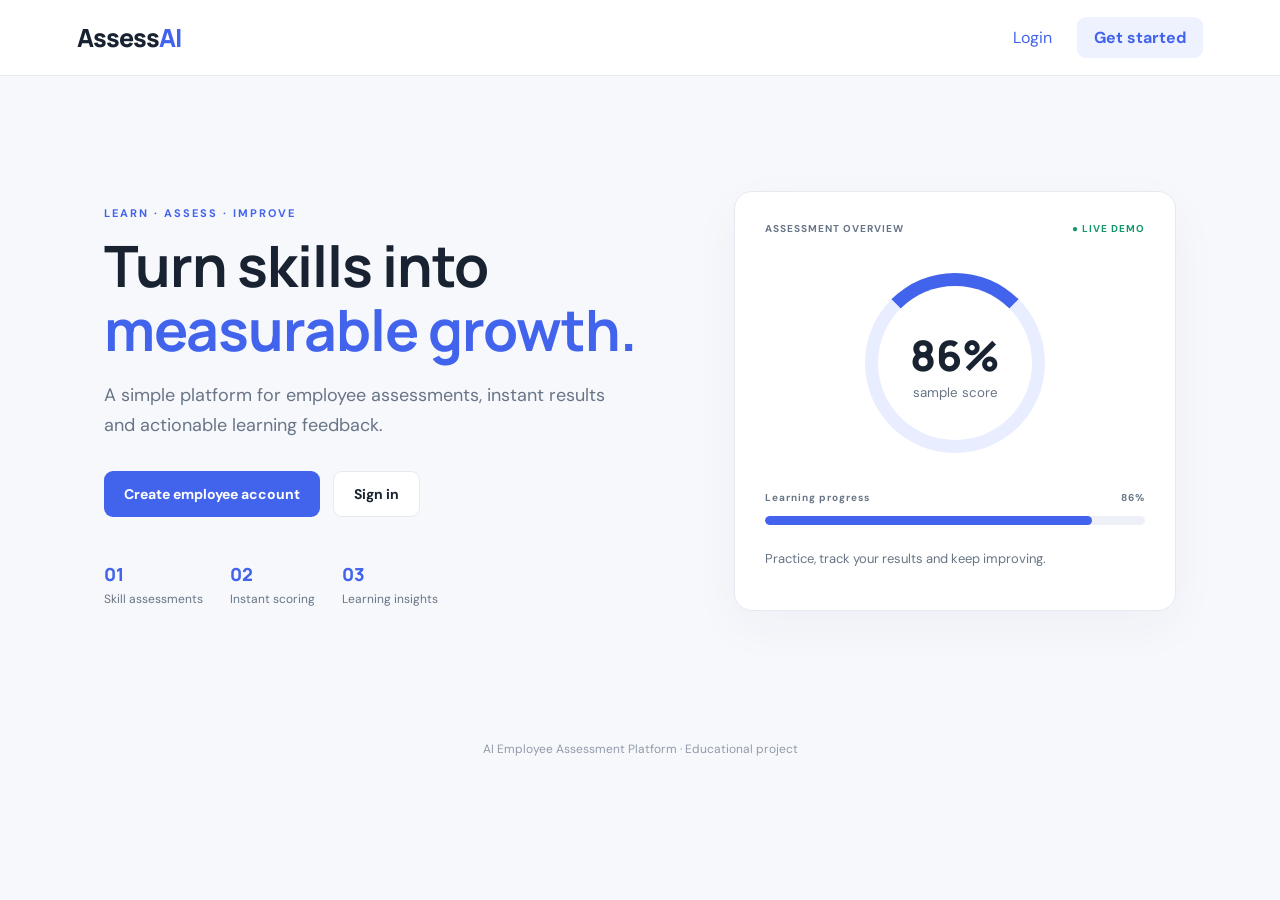
<file: frontend/index.html>
<!doctype html>
<html lang="en">
  <head>
    <meta charset="UTF-8" />
    <meta name="viewport" content="width=device-width,initial-scale=1" />
    <title>AI Employee Assessment Platform</title>
    <link rel="stylesheet" href="css/style.css" />
  </head>
  <body>
    <header class="topbar">
      <a class="brand" href="/">Assess<span>AI</span></a>
      <nav>
        <a href="login.html">Login</a
        ><a class="nav-cta" href="register.html">Get started</a>
      </nav>
    </header>
    <main class="hero">
      <div class="hero-copy">
        <p class="eyebrow">LEARN · ASSESS · IMPROVE</p>
        <h1>Turn skills into <span>measurable growth.</span></h1>
        <p class="lead">
          A simple platform for employee assessments, instant results and
          actionable learning feedback.
        </p>
        <div class="hero-actions">
          <a class="btn primary" href="register.html"
            >Create employee account</a
          ><a class="btn secondary" href="login.html">Sign in</a>
        </div>
        <div class="feature-row">
          <div><b>01</b><span>Skill assessments</span></div>
          <div><b>02</b><span>Instant scoring</span></div>
          <div><b>03</b><span>Learning insights</span></div>
        </div>
      </div>
      <div class="hero-card">
        <div class="card-top">
          <span>ASSESSMENT OVERVIEW</span
          ><span class="live-dot">● LIVE DEMO</span>
        </div>
        <div class="score-circle">
          <strong>86%</strong><small>sample score</small>
        </div>
        <div class="progress-label">
          <span>Learning progress</span><b>86%</b>
        </div>
        <div class="progress"><i></i></div>
        <p class="muted">Practice, track your results and keep improving.</p>
      </div>
    </main>
    <footer>AI Employee Assessment Platform · Educational project</footer>
  </body>
</html>
</file>
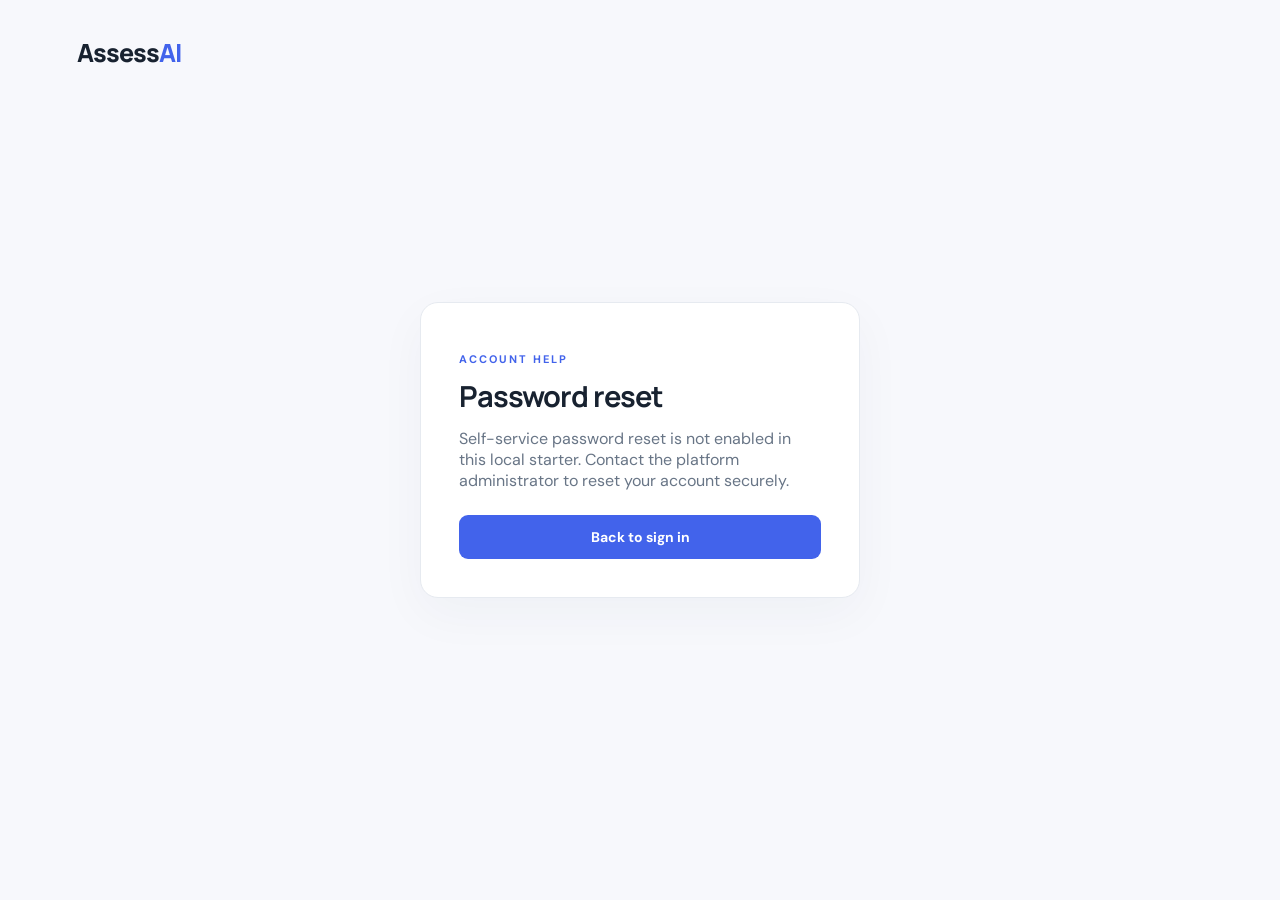
<file: frontend/forgot_password.html>
<!doctype html>
<html lang="en">
  <head>
    <meta charset="UTF-8" />
    <meta name="viewport" content="width=device-width,initial-scale=1" />
    <title>Password help · AssessAI</title>
    <link rel="stylesheet" href="css/style.css" />
  </head>
  <body class="auth-page">
    <a class="brand auth-brand" href="/">Assess<span>AI</span></a>
    <main class="auth-card">
      <p class="eyebrow">ACCOUNT HELP</p>
      <h1>Password reset</h1>
      <p class="muted">
        Self-service password reset is not enabled in this local starter.
        Contact the platform administrator to reset your account securely.
      </p>
      <a class="btn primary full" href="login.html">Back to sign in</a>
    </main>
  </body>
</html>
</file>
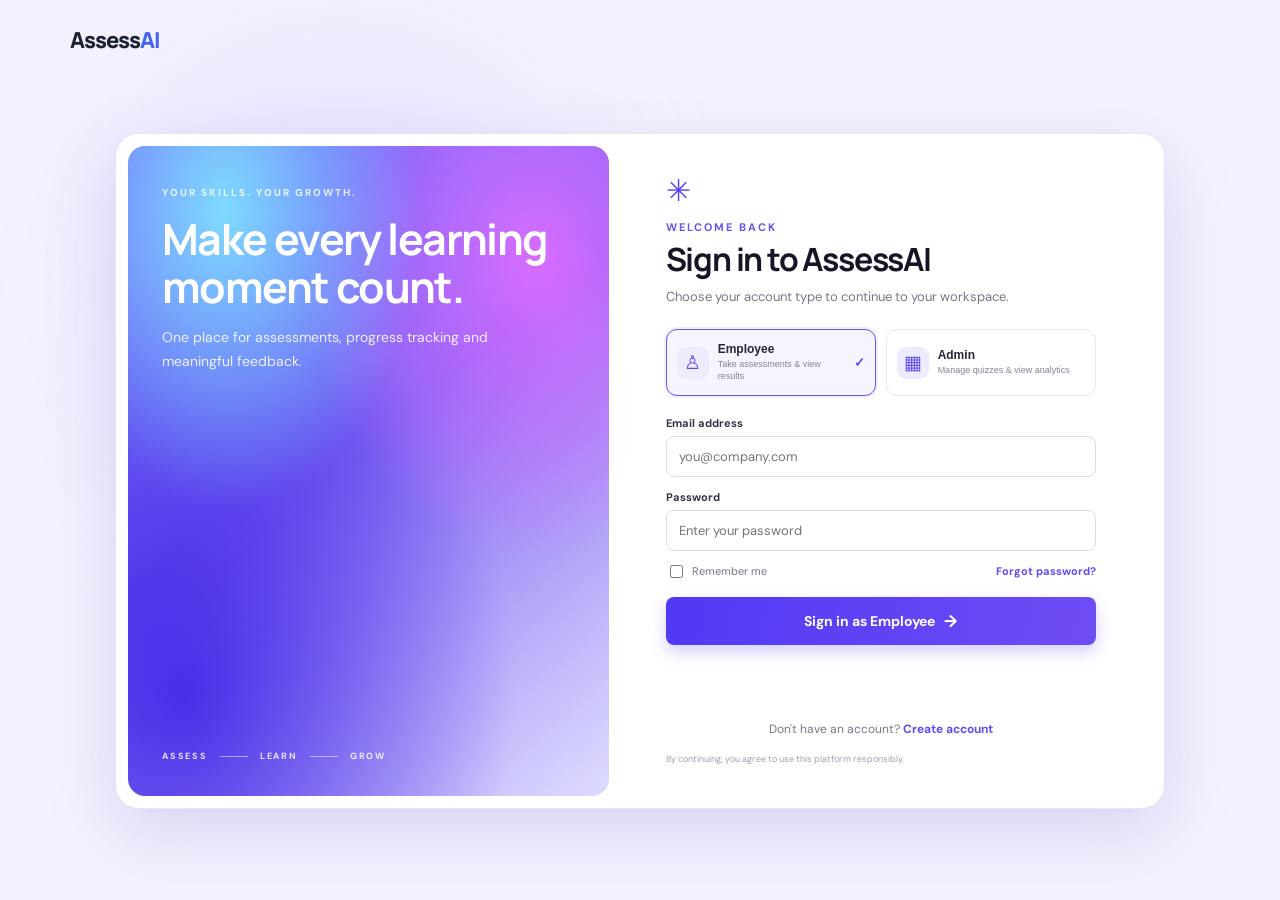
<file: frontend/login.html>
<!doctype html>
<html lang="en">
  <head>
    <meta charset="UTF-8" />
    <meta name="viewport" content="width=device-width,initial-scale=1" />
    <meta name="theme-color" content="#f4f1ff" />
    <title>Sign in · AssessAI</title>
    <link rel="stylesheet" href="css/style.css" />
  </head>
  <body class="auth-page auth-modern">
    <a class="brand auth-brand" href="/"> Assess<span>AI</span></a>
    <main class="auth-shell">
      <section class="auth-visual">
        <div class="visual-copy">
          <span>YOUR SKILLS. YOUR GROWTH.</span>
          <h2>Make every learning moment count.</h2>
          <p>
            One place for assessments, progress tracking and meaningful
            feedback.
          </p>
        </div>
        <div class="visual-foot">
          <span>ASSESS</span><i></i><span>LEARN</span><i></i><span>GROW</span>
        </div>
      </section>
      <section class="auth-content">
        <div class="auth-content-inner">
          <div class="auth-symbol">✳</div>
          <p class="eyebrow">WELCOME BACK</p>
          <h1>Sign in to AssessAI</h1>
          <p class="auth-intro">
            Choose your account type to continue to your workspace.
          </p>
          <div
            class="role-picker"
            role="group"
            aria-label="Choose account type"
          >
            <button
              type="button"
              class="role-option active"
              data-role="employee"
            >
              <span class="role-icon">♙</span
              ><span
                ><b>Employee</b
                ><small>Take assessments & view results</small></span
              ><span class="role-check">✓</span></button
            ><button type="button" class="role-option" data-role="admin">
              <span class="role-icon">▦</span
              ><span
                ><b>Admin</b
                ><small>Manage quizzes & view analytics</small></span
              ><span class="role-check">✓</span>
            </button>
          </div>
          <form id="loginForm" class="auth-form">
            <input
              type="hidden"
              name="role"
              id="loginRole"
              value="employee"
            /><label
              >Email address<input
                name="email"
                type="email"
                autocomplete="username"
                required
                placeholder="you@company.com" /></label
            ><label
              >Password<input
                name="password"
                type="password"
                autocomplete="current-password"
                required
                placeholder="Enter your password"
            /></label>
            <div class="auth-meta">
              <label class="remember"
                ><input type="checkbox" id="rememberMe" /> Remember me</label
              ><a href="forgot_password.html">Forgot password?</a>
            </div>
            <button class="btn primary full auth-submit" type="submit">
              Sign in as Employee <span>→</span>
            </button>
            <p id="message" class="message" role="alert"></p>
          </form>
          <p class="auth-switch">
            Don't have an account?
            <a href="register.html">Create account</a>
          </p>
          <p class="auth-legal">
            By continuing, you agree to use this platform responsibly.
          </p>
        </div>
      </section>
    </main>
    <script src="js/app.js"></script>
    <script src="js/auth.js"></script>
  </body>
</html>
</file>
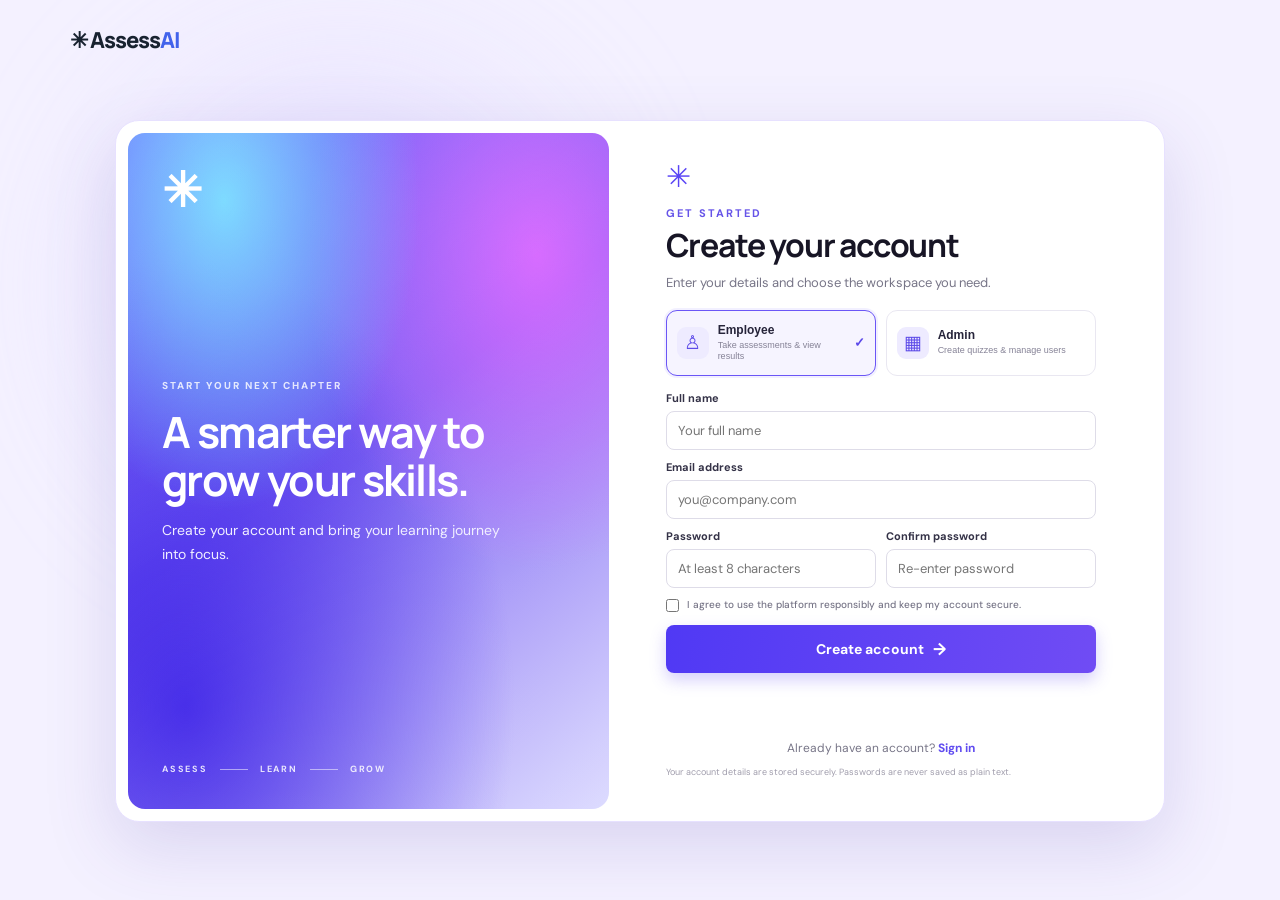
<file: frontend/register.html>
<!doctype html>
<html lang="en">
  <head>
    <meta charset="UTF-8" />
    <meta name="viewport" content="width=device-width,initial-scale=1" />
    <meta name="theme-color" content="#f4f1ff" />
    <title>Create account · AssessAI</title>
    <link rel="stylesheet" href="css/style.css" />
  </head>
  <body class="auth-page auth-modern">
    <a class="brand auth-brand" href="/">✳ Assess<span>AI</span></a>
    <main class="auth-shell register-shell">
      <section class="auth-visual">
        <div class="visual-mark">✳</div>
        <div class="visual-copy">
          <span>START YOUR NEXT CHAPTER</span>
          <h2>A smarter way to grow your skills.</h2>
          <p>Create your account and bring your learning journey into focus.</p>
        </div>
        <div class="visual-foot">
          <span>ASSESS</span><i></i><span>LEARN</span><i></i><span>GROW</span>
        </div>
      </section>
      <section class="auth-content">
        <div class="auth-content-inner">
          <div class="auth-symbol">✳</div>
          <p class="eyebrow">GET STARTED</p>
          <h1>Create your account</h1>
          <p class="auth-intro">
            Enter your details and choose the workspace you need.
          </p>
          <div
            class="role-picker"
            role="group"
            aria-label="Choose account type"
          >
            <button
              type="button"
              class="role-option active"
              data-role="employee"
            >
              <span class="role-icon">♙</span
              ><span
                ><b>Employee</b
                ><small>Take assessments & view results</small></span
              ><span class="role-check">✓</span></button
            ><button type="button" class="role-option" data-role="admin">
              <span class="role-icon">▦</span
              ><span
                ><b>Admin</b><small>Create quizzes & manage users</small></span
              ><span class="role-check">✓</span>
            </button>
          </div>
          <form id="registerForm" class="auth-form">
            <input
              type="hidden"
              name="role"
              id="registerRole"
              value="employee"
            /><label
              >Full name<input
                name="name"
                type="text"
                autocomplete="name"
                required
                minlength="2"
                maxlength="120"
                placeholder="Your full name" /></label
            ><label
              >Email address<input
                name="email"
                type="email"
                autocomplete="email"
                required
                placeholder="you@company.com"
            /></label>
            <div class="auth-two">
              <label
                >Password<input
                  id="password"
                  name="password"
                  type="password"
                  autocomplete="new-password"
                  required
                  minlength="8"
                  maxlength="72"
                  placeholder="At least 8 characters" /></label
              ><label
                >Confirm password<input
                  id="confirmPassword"
                  name="confirm_password"
                  type="password"
                  autocomplete="new-password"
                  required
                  minlength="8"
                  placeholder="Re-enter password"
              /></label>
            </div>
            <div id="adminCodeWrap" class="admin-code-wrap hidden">
              <label
                >Admin setup code<input
                  name="admin_code"
                  type="password"
                  autocomplete="off"
                  placeholder="Enter the code provided by your system owner" /></label
              ><small
                >Admin registration requires a private setup code. It is not the
                same as your password.</small
              >
            </div>
            <label class="terms-check"
              ><input type="checkbox" id="agreeTerms" required /><span
                >I agree to use the platform responsibly and keep my account
                secure.</span
              ></label
            ><button class="btn primary full auth-submit" type="submit">
              Create account <span>→</span>
            </button>
            <p id="message" class="message" role="alert"></p>
          </form>
          <p class="auth-switch">
            Already have an account? <a href="login.html">Sign in</a>
          </p>
          <p class="auth-legal">
            Your account details are stored securely. Passwords are never saved
            as plain text.
          </p>
        </div>
      </section>
    </main>
    <script src="js/app.js"></script>
    <script src="js/auth.js"></script>
  </body>
</html>
</file>
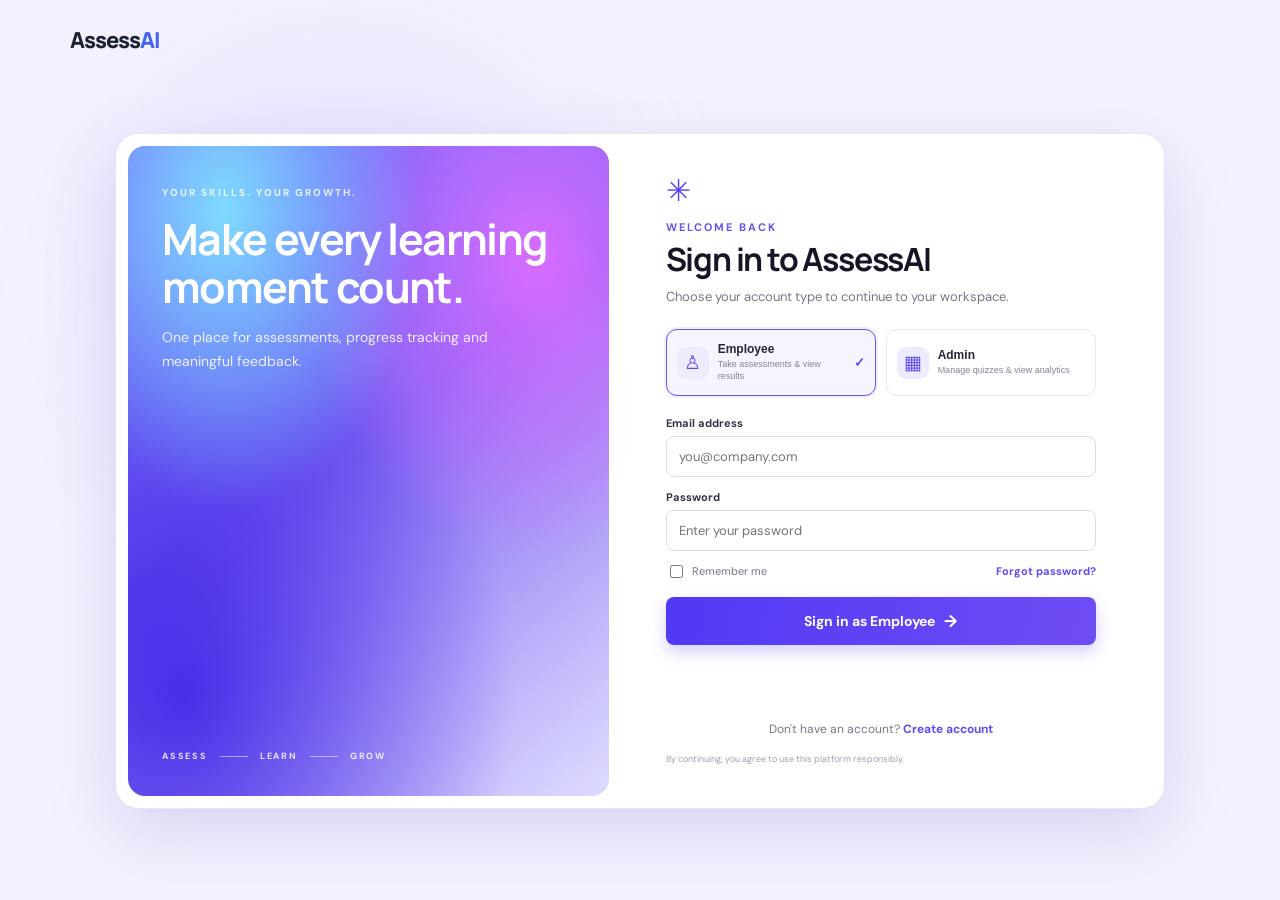
<file: frontend/employee/assessment.html>
<!doctype html>
<html lang="en">
  <head>
    <meta charset="UTF-8" />
    <meta name="viewport" content="width=device-width, initial-scale=1.0" />
    <title>Assessment · AssessAI</title>

    <link rel="stylesheet" href="../css/style.css" />
    <link rel="stylesheet" href="../css/employee-dashboard.css" />
  </head>

  <body class="employee-page">
    <div class="employee-layout">

      <aside class="employee-sidebar">
        <a class="employee-brand" href="../index.html">
          <span class="employee-brand-icon">✦</span>
          <span>Assess<span>AI</span></span>
        </a>

        <p class="employee-sidebar-label">EMPLOYEE MENU</p>

        <nav class="employee-navigation">
          <a class="employee-nav-item" href="dashboard.html">
            <span class="employee-nav-icon">⌂</span>
            Dashboard
          </a>

          <a class="employee-nav-item active" href="#">
            <span class="employee-nav-icon">▤</span>
            Current Assessment
          </a>
        </nav>

        <div class="employee-sidebar-bottom">
          <div class="employee-promo">
            <div class="employee-promo-icon">✧</div>
            <h3>Take your time</h3>
            <p>Read every question carefully before submitting your answers.</p>
          </div>

          <button class="employee-logout" type="button" onclick="logout()">
            <span>↪</span> Logout
          </button>
        </div>
      </aside>

      <main class="employee-main">

        <header class="employee-topbar">
          <div class="employee-breadcrumb">
            AssessAI <span> / </span>
            <a href="dashboard.html">Dashboard</a>
            <span> / </span>
            <strong>Assessment</strong>
          </div>

          <div class="employee-profile">
            <div class="employee-avatar">E</div>
            <div>
              <strong>Employee Workspace</strong>
              <small>Assessment in progress</small>
            </div>
          </div>
        </header>

        <div id="assessmentHeader" class="assessment-heading">
          <p class="employee-eyebrow">ASSESSMENT</p>
          <h1>Loading assessment...</h1>
        </div>

        <form id="assessmentForm" class="assessment-form">
          <div id="questions"></div>

          <div class="assessment-submit-row">
            <button class="employee-button assessment-submit" type="submit">
              Submit Assessment →
            </button>
          </div>
        </form>

        <p id="message" class="employee-message" role="status"></p>

        <section id="result" class="employee-result" hidden></section>

        <footer class="employee-footer">
          © 2026 AssessAI · Employee Assessment Platform
        </footer>

      </main>
    </div>

    <script src="../js/app.js"></script>
    <script src="../js/assessment.js"></script>
  </body>
</html>
</file>
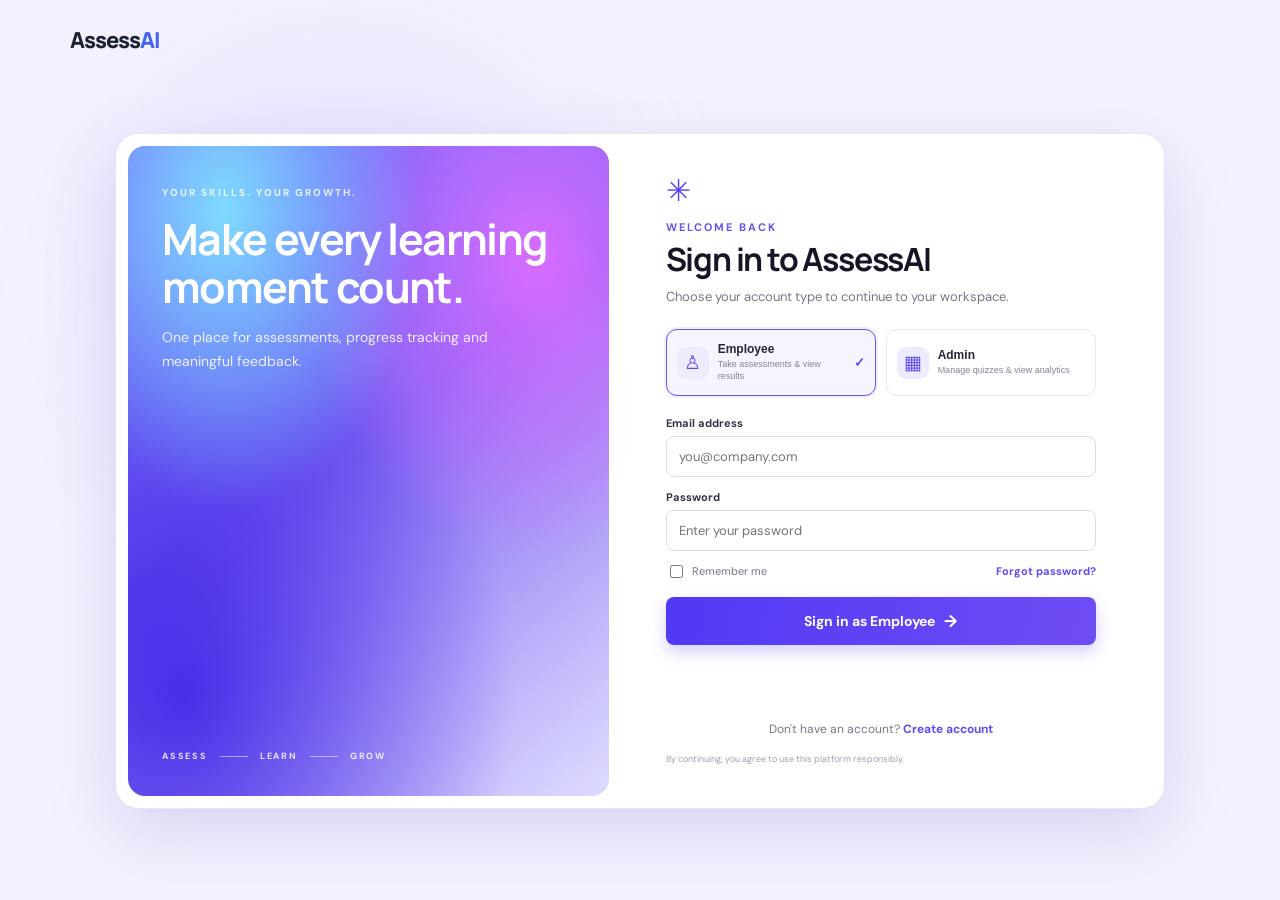
<file: frontend/employee/dashboard.html>
<!DOCTYPE html>
<html lang="en">
<head>
    <meta charset="UTF-8">
    <meta name="viewport" content="width=device-width, initial-scale=1.0">
    <title>Employee Dashboard | AssessAI</title>

    <link rel="stylesheet" href="../css/style.css">
    <link rel="stylesheet" href="../css/employee-dashboard.css">
</head>

<body class="employee-page">

<div class="employee-layout">

    <!-- SIDEBAR -->
    <aside class="employee-sidebar">
        <a class="employee-brand" href="dashboard.html">
            <div class="brand-icon">A</div>
            <div>
                <h2>Assess<span>AI</span></h2>
                <small>Employee Portal</small>
            </div>
        </a>

        <div class="sidebar-label">MAIN MENU</div>

        <nav class="employee-navigation">
            <button class="employee-nav-item active" data-target="overview">
                <span class="nav-icon">⌂</span>
                <span>Overview</span>
            </button>

            <button class="employee-nav-item" data-target="my-assignments">
                <span class="nav-icon">▣</span>
                <span>My Assignments</span>
            </button>

            <button class="employee-nav-item" data-target="available-assessments">
                <span class="nav-icon">▤</span>
                <span>Available Assessments</span>
            </button>

            <button class="employee-nav-item" data-target="my-performance">
                <span class="nav-icon">▥</span>
                <span>My Performance</span>
            </button>

            <button class="employee-nav-item" data-target="my-results">
                <span class="nav-icon">◷</span>
                <span>My Results</span>
            </button>

            <button class="employee-nav-item" data-target="ai-feedback">
                <span class="nav-icon">✧</span>
                <span>AI Feedback</span>
            </button>

            <button class="employee-nav-item" data-target="my-profile">
                <span class="nav-icon">◎</span>
                <span>My Profile</span>
            </button>
        </nav>

        <div class="sidebar-bottom">
            <div class="sidebar-promo">
                <div class="promo-icon">✦</div>
                <h3>Keep improving!</h3>
                <p>Complete assessments and track your learning journey.</p>
            </div>

            <button class="employee-nav-item logout-button" onclick="logout()">
                <span class="nav-icon">⇥</span>
                <span>Logout</span>
            </button>
        </div>
    </aside>

    <!-- MAIN CONTENT -->
    <main class="employee-main">

        <!-- TOPBAR -->
        <header class="employee-topbar">
            <div>
                <p class="employee-breadcrumb">
                    Employee Portal <span>/</span>
                    <span id="breadcrumbTitle">Overview</span>
                </p>
                <h2 id="pageHeading">Overview</h2>
            </div>

            <div class="employee-profile">
                <div class="employee-avatar" id="employeeAvatar">E</div>
                <div class="profile-details">
                    <strong id="userName">Employee</strong>
                    <small>Employee</small>
                </div>
            </div>
        </header>

        <!-- OVERVIEW -->
        <section class="employee-view active" id="overview">

            <div class="employee-welcome">
                <div>
                    <p class="employee-eyebrow">EMPLOYEE DASHBOARD</p>
                    <h1>Welcome back, <span id="welcomeName">Employee</span>!</h1>
                    <p>Track your assessments, monitor your performance and keep learning.</p>

                    <button class="employee-button" data-open-view="my-assignments">
                        View My Assignments <span>→</span>
                    </button>
                </div>

                <div class="welcome-decoration">✦</div>
            </div>

            <div class="employee-stats-grid">

                <article class="employee-stat-card">
                    <div class="stat-top">
                        <span class="stat-icon">▣</span>
                        <span class="stat-caption">Assigned</span>
                    </div>
                    <p>Assigned Assessments</p>
                    <h2 id="assignedCount">0</h2>
                    <small>Assigned by Admin</small>
                </article>

                <article class="employee-stat-card">
                    <div class="stat-top">
                        <span class="stat-icon">✓</span>
                        <span class="stat-caption">Completed</span>
                    </div>
                    <p>Completed Assessments</p>
                    <h2 id="completedCount">0</h2>
                    <small>Successfully completed</small>
                </article>

                <article class="employee-stat-card">
                    <div class="stat-top">
                        <span class="stat-icon">◷</span>
                        <span class="stat-caption">Pending</span>
                    </div>
                    <p>Pending Assessments</p>
                    <h2 id="pendingCount">0</h2>
                    <small>Waiting for completion</small>
                </article>

                <article class="employee-stat-card">
                    <div class="stat-top">
                        <span class="stat-icon">★</span>
                        <span class="stat-caption">Average</span>
                    </div>
                    <p>Average Score</p>
                    <h2 id="averageScore">0%</h2>
                    <small>Your quiz performance</small>
                </article>

            </div>

            <div class="employee-dashboard-grid">

                <article class="employee-card">
                    <div class="employee-section-heading">
                        <div>
                            <p class="employee-eyebrow">YOUR WORK</p>
                            <h2>Recent Assignments</h2>
                        </div>

                        <button class="employee-text-button" data-open-view="my-assignments">
                            View All →
                        </button>
                    </div>

                    <div id="recentAssignments">
                        <div class="employee-empty">Loading assignments...</div>
                    </div>
                </article>

                <article class="employee-card">
                    <p class="employee-eyebrow">QUICK ACCESS</p>
                    <h2>Quick Actions</h2>

                    <div class="employee-quick-actions">

                        <button class="employee-quick-action" data-open-view="my-assignments">
                            <span class="quick-icon">▣</span>
                            <span>
                                <b>My Assignments</b>
                                <small>View assessments assigned to you</small>
                            </span>
                            <span class="quick-arrow">→</span>
                        </button>

                        <button class="employee-quick-action" data-open-view="my-performance">
                            <span class="quick-icon">▥</span>
                            <span>
                                <b>My Performance</b>
                                <small>Check your progress and scores</small>
                            </span>
                            <span class="quick-arrow">→</span>
                        </button>

                        <button class="employee-quick-action" data-open-view="ai-feedback">
                            <span class="quick-icon">✧</span>
                            <span>
                                <b>AI Feedback</b>
                                <small>Get learning recommendations</small>
                            </span>
                            <span class="quick-arrow">→</span>
                        </button>

                    </div>
                </article>

            </div>
        </section>

        <!-- MY ASSIGNMENTS -->
        <section class="employee-view" id="my-assignments" hidden>

            <div class="employee-page-heading">
                <p class="employee-eyebrow">ASSESSMENT MANAGEMENT</p>
                <h1>My Assignments</h1>
                <p>View and complete assessments assigned to you by your Admin.</p>
            </div>

            <article class="employee-card">
                <div class="employee-section-heading">
                    <div>
                        <h2>Assigned Assessments</h2>
                        <p>Check deadlines and assessment status.</p>
                    </div>
                </div>

                <div id="assignmentsList">
                    <div class="employee-empty">Loading your assignments...</div>
                </div>
            </article>

        </section>

        <!-- AVAILABLE ASSESSMENTS -->
        <section class="employee-view" id="available-assessments" hidden>

            <div class="employee-page-heading">
                <p class="employee-eyebrow">LEARNING CENTRE</p>
                <h1>Available Assessments</h1>
                <p>Explore and take available practice quizzes.</p>
            </div>

            <div id="quizList" class="quiz-grid">
                <div class="employee-empty">Loading available assessments...</div>
            </div>

        </section>

        <!-- MY PERFORMANCE -->
        <section class="employee-view" id="my-performance" hidden>

            <div class="employee-page-heading">
                <p class="employee-eyebrow">YOUR PROGRESS</p>
                <h1>My Performance</h1>
                <p>Understand your assessment scores and learning progress.</p>
            </div>

            <!-- STATISTICS -->
            <div class="performance-stats-grid">

                <article class="performance-stat-card">
                    <div class="performance-stat-icon attempts-icon">▤</div>
                    <div class="performance-stat-content">
                        <p>Total Attempts</p>
                        <h2 id="performanceAttempts">0</h2>
                        <small>Completed practice quizzes</small>
                    </div>
                </article>

                <article class="performance-stat-card">
                    <div class="performance-stat-icon best-icon">★</div>
                    <div class="performance-stat-content">
                        <p>Best Score</p>
                        <h2 id="bestScore">0%</h2>
                        <small>Your highest score</small>
                    </div>
                </article>

                <article class="performance-stat-card">
                    <div class="performance-stat-icon average-icon">↗</div>
                    <div class="performance-stat-content">
                        <p>Average Score</p>
                        <h2 id="performanceAverage">0%</h2>
                        <small>Across completed quizzes</small>
                    </div>
                </article>

            </div>

            <!-- PERFORMANCE TREND -->
            <article class="employee-card performance-main-card">

                <div class="employee-section-heading">
                    <div>
                        <h2>Performance Trend</h2>
                        <p>Your scores from completed quiz attempts.</p>
                    </div>
                </div>

                <div id="performanceChart" class="performance-chart">
                    <div class="performance-empty">
                        <strong>Loading performance data...</strong>
                    </div>
                </div>

            </article>

            <!-- PERFORMANCE SUMMARY -->
            <article class="employee-card performance-summary-card">

                <div class="employee-section-heading">
                    <div>
                        <h2>Performance Summary</h2>
                        <p>Your overall learning progress.</p>
                    </div>
                </div>

                <div id="performanceSummary" class="performance-summary">
                    Complete assessments to see your performance summary.
                </div>

            </article>

        </section>

        <!-- MY RESULTS -->
        <section class="employee-view" id="my-results" hidden>

            <div class="employee-page-heading">
                <p class="employee-eyebrow">ASSESSMENT HISTORY</p>
                <h1>My Results</h1>
                <p>Review your completed assessments, scores and feedback.</p>
            </div>

            <article class="employee-card">
                <h2>Quiz Results</h2>

                <div id="resultsList" class="employee-results-list">
                    <div class="employee-empty">Loading your results...</div>
                </div>
            </article>

            <article class="employee-card">
                <h2>Document Assessment Feedback</h2>

                <div id="submissionsList">
                    <div class="employee-empty">Loading document feedback...</div>
                </div>
            </article>

        </section>

        <!-- AI FEEDBACK -->
        <section class="employee-view" id="ai-feedback" hidden>

            <div class="employee-page-heading">
                <p class="employee-eyebrow">PERSONALIZED LEARNING</p>
                <h1>AI Feedback</h1>
                <p>Get feedback and suggestions based on your completed assessments.</p>
            </div>

            <article class="feedback-hero">
                <div class="feedback-hero-icon">✧</div>

                <div>
                    <p class="employee-eyebrow">AI PERFORMANCE ASSISTANT</p>
                    <h2>Learn from every assessment</h2>
                    <p>Generate personalized feedback and discover areas to improve.</p>
                </div>
            </article>

            <article class="employee-card">

                <div class="employee-section-heading">
                    <div>
                        <h2>Your Assessment Reports</h2>
                        <p id="feedbackQuizInfo">
                            Complete an assessment to generate personalized feedback.
                        </p>
                    </div>

                    <button
                        class="employee-button"
                        id="generateFeedbackButton"
                        type="button">
                        Generate Missing Reports
                    </button>
                </div>

                <div id="aiFeedbackResult" class="ai-feedback-result">
                    <div class="employee-empty">
                        Your AI-generated feedback will appear here.
                    </div>
                </div>

            </article>

        </section>

        <!-- MY PROFILE -->
        <section class="employee-view" id="my-profile" hidden>

            <div class="employee-page-heading">
                <p class="employee-eyebrow">ACCOUNT INFORMATION</p>
                <h1>My Profile</h1>
                <p>View your employee account information.</p>
            </div>

            <article class="employee-card profile-card">

                <div class="profile-cover"></div>

                <div class="profile-main">
                    <div class="profile-large-avatar" id="profileAvatar">E</div>

                    <div>
                        <h2 id="profileName">Employee</h2>
                        <p id="profileRole">Employee Account</p>
                    </div>
                </div>

                <div class="profile-information">

                    <div class="profile-info-item">
                        <small>Full Name</small>
                        <strong id="profileFullName">Not available</strong>
                    </div>

                    <div class="profile-info-item">
                        <small>Email Address</small>
                        <strong id="profileEmail">Not available</strong>
                    </div>

                    <div class="profile-info-item">
                        <small>Account Role</small>
                        <strong id="profileRoleValue">Employee</strong>
                    </div>

                </div>

            </article>

        </section>

        <!-- FOOTER -->
        <footer class="employee-footer">
            <p>© 2026 AssessAI. Employee Portal.</p>
            <p>Learn. Improve. Succeed.</p>
        </footer>

    </main>
</div>

<script src="../js/app.js"></script>
<script src="../js/employee.js"></script>

</body>
</html>
</file>
<file: frontend/css/style.css>
@import url("https://fonts.googleapis.com/css2?family=DM+Sans:wght@400;500;600;700&family=Manrope:wght@500;600;700;800&display=swap");
:root {
  --ink: #182230;
  --muted: #687586;
  --blue: #4263eb;
  --blue2: #304fc7;
  --pale: #eef2ff;
  --line: #e6eaf0;
  --bg: #f7f8fc;
  --white: #fff;
  --green: #15966a;
}
* {
  box-sizing: border-box;
}
body {
  margin: 0;
  background: var(--bg);
  color: var(--ink);
  font-family: "DM Sans", sans-serif;
}
a {
  color: var(--blue);
  text-decoration: none;
}
.topbar {
  height: 76px;
  padding: 0 max(6vw, 24px);
  display: flex;
  align-items: center;
  justify-content: space-between;
  background: #fff;
  border-bottom: 1px solid var(--line);
}
.brand {
  font:
    800 25px Manrope,
    sans-serif;
  color: var(--ink);
  letter-spacing: -1px;
}
.brand span {
  color: var(--blue);
}
nav {
  display: flex;
  align-items: center;
  gap: 25px;
  color: var(--muted);
}
.nav-cta {
  background: var(--pale);
  padding: 10px 17px;
  border-radius: 9px;
  font-weight: 700;
}
.hero {
  max-width: 1120px;
  margin: 75px auto 65px;
  padding: 0 24px;
  display: grid;
  grid-template-columns: 1.1fr 0.9fr;
  gap: 90px;
  align-items: center;
  min-height: 500px;
}
.eyebrow {
  font-size: 11px;
  letter-spacing: 2px;
  font-weight: 700;
  color: var(--blue);
}
h1,
h2 {
  font-family: Manrope, sans-serif;
  letter-spacing: -1px;
}
h1 {
  font-size: clamp(35px, 5vw, 57px);
  line-height: 1.12;
  margin: 14px 0;
}
.hero h1 span {
  color: var(--blue);
}
.lead {
  font-size: 18px;
  line-height: 1.7;
  color: var(--muted);
  max-width: 530px;
}
.hero-actions {
  display: flex;
  gap: 13px;
  margin: 30px 0;
}
.btn {
  display: inline-flex;
  align-items: center;
  justify-content: center;
  border: 0;
  border-radius: 9px;
  padding: 13px 20px;
  font: 700 14px "DM Sans";
  cursor: pointer;
}
.primary {
  background: var(--blue);
  color: white;
}
.primary:hover {
  background: var(--blue2);
}
.secondary {
  background: #fff;
  color: var(--ink);
  border: 1px solid var(--line);
}
.full {
  width: 100%;
  margin-top: 8px;
}
.feature-row {
  display: flex;
  gap: 27px;
  margin-top: 45px;
}
.feature-row div {
  display: flex;
  flex-direction: column;
  gap: 5px;
  font-size: 12px;
  color: var(--muted);
}
.feature-row b {
  font: 800 18px Manrope;
  color: var(--blue);
}
.hero-card,
.panel,
.auth-card {
  background: #fff;
  border: 1px solid var(--line);
  border-radius: 18px;
  box-shadow: 0 16px 50px #23304a0a;
}
.hero-card {
  padding: 30px;
}
.card-top,
.progress-label {
  display: flex;
  justify-content: space-between;
  font-size: 10px;
  letter-spacing: 1px;
  font-weight: 700;
  color: var(--muted);
}
.live-dot {
  color: var(--green);
}
.score-circle {
  width: 180px;
  height: 180px;
  border-radius: 50%;
  border: 13px solid #e8edff;
  border-top-color: var(--blue);
  margin: 38px auto;
  display: flex;
  flex-direction: column;
  align-items: center;
  justify-content: center;
}
.score-circle strong {
  font: 800 42px Manrope;
}
.score-circle small,
.muted {
  color: var(--muted);
}
.progress {
  height: 9px;
  border-radius: 20px;
  background: #edf0f6;
  margin-top: 12px;
  overflow: hidden;
}
.progress i {
  display: block;
  width: 86%;
  height: 100%;
  background: var(--blue);
  border-radius: 20px;
}
.hero-card .muted {
  font-size: 13px;
  margin-top: 25px;
}
footer {
  text-align: center;
  padding: 25px;
  color: #929baa;
  font-size: 12px;
}
.auth-page {
  min-height: 100vh;
  display: flex;
  align-items: center;
  justify-content: center;
  padding: 30px;
}
.auth-brand {
  position: absolute;
  top: 35px;
  left: 6vw;
}
.auth-card {
  width: min(100%, 440px);
  padding: 38px;
}
.auth-card h1 {
  font-size: 29px;
}
.auth-card form {
  display: grid;
  gap: 17px;
  margin-top: 25px;
}
.auth-card label,
.panel label {
  display: grid;
  gap: 7px;
  font-size: 13px;
  font-weight: 600;
  color: #3e4a5a;
}
.auth-card input,
.panel input,
.panel select {
  width: 100%;
  padding: 12px;
  border: 1px solid #dfe4ed;
  border-radius: 8px;
  font: 14px "DM Sans";
  outline: none;
  background: white;
}
.auth-card input:focus,
.panel input:focus {
  border-color: var(--blue);
}
.auth-switch {
  text-align: center;
  color: var(--muted);
  font-size: 13px;
  margin-top: 23px;
}
.message {
  font-size: 13px;
  color: #c0392b;
  min-height: 18px;
}
.dashboard {
  max-width: 1120px;
  margin: 48px auto;
  padding: 0 24px;
}
.narrow {
  max-width: 850px;
}
.page-heading {
  display: flex;
  justify-content: space-between;
  align-items: center;
  margin-bottom: 28px;
}
.page-heading h1 {
  font-size: 38px;
  margin: 5px 0;
}
.stats-grid {
  display: grid;
  grid-template-columns: repeat(4, 1fr);
  gap: 15px;
  margin-bottom: 22px;
}
.stat {
  background: white;
  border: 1px solid var(--line);
  border-radius: 13px;
  padding: 20px;
}
.stat span {
  display: block;
  color: var(--muted);
  font-size: 12px;
}
.stat strong {
  font: 800 28px Manrope;
  display: block;
  margin-top: 10px;
}
.panel {
  padding: 25px;
  margin: 18px 0;
}
.panel h2 {
  font-size: 20px;
  margin: 0 0 20px;
}
.inline-form,
.form-grid {
  display: grid;
  grid-template-columns: repeat(2, 1fr);
  gap: 15px;
}
.inline-form .wide,
.form-grid .wide {
  grid-column: 1/-1;
}
.inline-form button,
.form-grid button {
  justify-self: start;
}
.list {
  display: grid;
  gap: 10px;
}
.list-item {
  padding: 14px 16px;
  border: 1px solid var(--line);
  border-radius: 10px;
  display: flex;
  justify-content: space-between;
  gap: 15px;
}
.quiz-grid {
  display: grid;
  grid-template-columns: repeat(2, 1fr);
  gap: 15px;
}
.quiz-card {
  border: 1px solid var(--line);
  padding: 20px;
  border-radius: 12px;
}
.quiz-card h3 {
  margin: 0 0 8px;
  font: 700 17px Manrope;
}
.quiz-card p {
  color: var(--muted);
  font-size: 13px;
  line-height: 1.5;
}
.quiz-meta {
  font-size: 12px;
  color: var(--muted);
  margin: 15px 0;
}
.text-button {
  border: 0;
  background: none;
  color: var(--blue);
  font: 600 13px "DM Sans";
  cursor: pointer;
}
.question-card {
  background: white;
  border: 1px solid var(--line);
  border-radius: 13px;
  padding: 22px;
  margin: 15px 0;
}
.question-card h3 {
  font: 700 16px Manrope;
  margin: 0 0 16px;
}
.option {
  display: flex;
  gap: 10px;
  padding: 10px;
  border: 1px solid var(--line);
  border-radius: 8px;
  margin: 8px 0;
  font-size: 14px;
  cursor: pointer;
}
.option input {
  accent-color: var(--blue);
}
.hidden {
  display: none;
}
.result-score {
  font: 800 36px Manrope;
  color: var(--blue);
}
@media (max-width: 760px) {
  .hero {
    grid-template-columns: 1fr;
    gap: 35px;
    margin-top: 40px;
  }
  .stats-grid {
    grid-template-columns: repeat(2, 1fr);
  }
  .quiz-grid {
    grid-template-columns: 1fr;
  }
  .feature-row {
    gap: 14px;
  }
  .inline-form,
  .form-grid {
    grid-template-columns: 1fr;
  }
  .inline-form .wide,
  .form-grid .wide {
    grid-column: auto;
  }
  .auth-brand {
    position: static;
    margin-bottom: 25px;
  }
  .auth-page {
    display: block;
    padding-top: 30px;
  }
  .auth-card {
    margin: auto;
  }
  .topbar {
    padding: 0 18px;
  }
}

/* Modern split-panel authentication pages inspired by the supplied references */
.auth-modern {
  background: #f4f1ff;
  padding: 76px 24px 34px;
  position: relative;
  overflow-x: hidden;
}
.auth-modern:before {
  content: "";
  position: fixed;
  width: 430px;
  height: 430px;
  border-radius: 50%;
  background: #dcd4ff;
  filter: blur(85px);
  opacity: 0.55;
  top: 8%;
  left: 10%;
  pointer-events: none;
}
.auth-modern .auth-brand {
  top: 25px;
  left: 5.5vw;
  z-index: 2;
  font-size: 22px;
}
.auth-shell {
  position: relative;
  z-index: 1;
  width: min(100%, 1050px);
  min-height: 650px;
  margin: 0 auto;
  background: #fff;
  border: 1px solid #e7e1ff;
  border-radius: 24px;
  padding: 12px;
  display: grid;
  grid-template-columns: 0.94fr 1.06fr;
  box-shadow: 0 24px 70px #5342a52b;
}
.auth-visual {
  position: relative;
  min-height: 620px;
  border-radius: 17px;
  overflow: hidden;
  color: white;
  background:
    radial-gradient(ellipse at 20% 10%, #75d8ff 0%, transparent 36%),
    radial-gradient(ellipse at 85% 18%, #d76bff 0%, transparent 40%),
    radial-gradient(ellipse at 12% 85%, #4026e8 0%, transparent 55%),
    linear-gradient(140deg, #5e52ff 0%, #7d64f2 48%, #d7d5ff 100%);
  display: flex;
  flex-direction: column;
  justify-content: space-between;
  padding: 34px;
}
.auth-visual:after {
  content: "";
  position: absolute;
  inset: 0;
  background: linear-gradient(145deg, #ffffff18, transparent 45%, #ffffff28);
  pointer-events: none;
}
.visual-mark {
  font-size: 48px;
  font-weight: 700;
  line-height: 1;
  position: relative;
  z-index: 1;
}
.visual-copy {
  position: relative;
  z-index: 1;
  max-width: 390px;
  margin-bottom: 25px;
}
.visual-copy > span {
  font-size: 10px;
  letter-spacing: 2px;
  font-weight: 800;
  opacity: 0.82;
}
.visual-copy h2 {
  font-size: clamp(28px, 3.4vw, 43px);
  line-height: 1.13;
  letter-spacing: -1.6px;
  margin: 14px 0;
}
.visual-copy p {
  font-size: 14px;
  line-height: 1.7;
  color: #f1efff;
  max-width: 340px;
}
.visual-foot {
  position: relative;
  z-index: 1;
  display: flex;
  align-items: center;
  gap: 12px;
  font-size: 9px;
  letter-spacing: 1.8px;
  font-weight: 700;
  opacity: 0.85;
}
.visual-foot i {
  height: 1px;
  width: 28px;
  background: #ffffff9c;
}
.auth-content {
  display: flex;
  align-items: center;
  justify-content: center;
  padding: 30px 6.5%;
}
.auth-content-inner {
  width: min(100%, 430px);
}
.auth-symbol {
  font-size: 30px;
  color: #5944f5;
  line-height: 1;
  margin-bottom: 14px;
}
.auth-content .eyebrow {
  margin: 0 0 7px;
  color: #6654e8;
}
.auth-content h1 {
  font-size: 32px;
  line-height: 1.15;
  letter-spacing: -1.2px;
  margin: 0 0 9px;
  color: #171525;
}
.auth-intro {
  color: #777587;
  font-size: 13px;
  line-height: 1.6;
  margin: 0 0 22px;
}
.role-picker {
  display: grid;
  grid-template-columns: 1fr 1fr;
  gap: 10px;
  margin: 0 0 20px;
}
.role-option {
  position: relative;
  display: flex;
  align-items: center;
  gap: 9px;
  text-align: left;
  padding: 12px 10px;
  border: 1px solid #e9e7f1;
  border-radius: 11px;
  background: #fff;
  color: #26243a;
  cursor: pointer;
  transition: 0.18s;
}
.role-option:hover {
  border-color: #b8afff;
  background: #faf9ff;
}
.role-option.active {
  border-color: #6b56f6;
  background: #f6f4ff;
  box-shadow: 0 0 0 2px #6b56f617;
}
.role-icon {
  width: 32px;
  height: 32px;
  display: grid;
  place-items: center;
  border-radius: 9px;
  background: #eeebff;
  color: #5d4be8;
  font-size: 19px;
  flex: none;
}
.role-option b {
  display: block;
  font-size: 12px;
}
.role-option small {
  display: block;
  font-size: 9px;
  color: #858296;
  margin-top: 3px;
  line-height: 1.3;
}
.role-check {
  display: none;
  margin-left: auto;
  color: #5b48e9;
  font-weight: 800;
}
.role-option.active .role-check {
  display: block;
}
.auth-form {
  display: grid;
  gap: 13px;
  margin: 0;
}
.auth-form > label,
.auth-two > label,
.admin-code-wrap > label {
  display: grid;
  gap: 6px;
  font-size: 11px;
  font-weight: 700;
  color: #343247;
}
.auth-form input:not([type="checkbox"]),
.auth-two input {
  width: 100%;
  padding: 11px 12px;
  border: 1px solid #dedce8;
  border-radius: 8px;
  font: 13px "DM Sans";
  color: #242236;
  background: #fff;
  outline: none;
  transition: 0.18s;
}
.auth-form input:focus {
  border-color: #6b56f6;
  box-shadow: 0 0 0 3px #6b56f615;
}
.auth-meta {
  display: flex;
  justify-content: space-between;
  align-items: center;
  font-size: 11px;
  margin-top: -2px;
}
.auth-meta a {
  font-weight: 700;
  color: #604cf0;
}
.remember {
  display: flex;
  align-items: center;
  gap: 6px;
  color: #777587;
}
.remember input,
.terms-check input {
  accent-color: #604cf0;
}
.auth-submit {
  margin-top: 3px;
  background: linear-gradient(100deg, #5039f4, #704cf4);
  border-radius: 8px;
  box-shadow: 0 7px 16px #604cf044;
  min-height: 43px;
}
.auth-submit:hover {
  background: linear-gradient(100deg, #432be9, #6240e9);
  transform: translateY(-1px);
}
.auth-submit span {
  margin-left: 9px;
  font-size: 17px;
}
.auth-switch {
  font-size: 12px;
  margin: 19px 0 0;
  color: #777587;
}
.auth-switch a {
  font-weight: 700;
  color: #604cf0;
}
.auth-legal {
  font-size: 9px;
  color: #a09dac;
  line-height: 1.5;
  margin: 16px 0 0;
}
.auth-two {
  display: grid;
  grid-template-columns: 1fr 1fr;
  gap: 10px;
}
.admin-code-wrap {
  padding: 11px;
  background: #f8f6ff;
  border: 1px dashed #c9c1ff;
  border-radius: 9px;
}
.admin-code-wrap small {
  display: block;
  font-size: 10px;
  color: #77738c;
  line-height: 1.4;
  margin-top: 7px;
}
.terms-check {
  display: flex !important;
  align-items: flex-start;
  gap: 8px !important;
  font-size: 10px !important;
  font-weight: 500 !important;
  color: #777587 !important;
  line-height: 1.45;
}
.terms-check input {
  margin: 1px 0 0;
}
.success-message {
  color: #12835c;
}
.register-shell {
  min-height: 700px;
}
.register-shell .auth-visual {
  min-height: 676px;
}
.register-shell .auth-content {
  padding-top: 22px;
  padding-bottom: 22px;
}
.register-shell .auth-intro {
  margin-bottom: 16px;
}
.register-shell .role-picker {
  margin-bottom: 15px;
}
.register-shell .auth-form {
  gap: 10px;
}
.register-shell .auth-form input:not([type="checkbox"]),
.register-shell .auth-two input {
  padding: 10px 11px;
}
.register-shell .auth-switch {
  margin-top: 13px;
}
.register-shell .auth-legal {
  margin-top: 10px;
}
@media (max-width: 800px) {
  .auth-modern {
    padding: 72px 16px 24px;
  }
  .auth-shell {
    grid-template-columns: 1fr;
    max-width: 520px;
  }
  .auth-visual {
    min-height: 220px;
    padding: 22px;
  }
  .visual-mark {
    font-size: 32px;
  }
  .visual-copy {
    margin: 25px 0 10px;
  }
  .visual-copy h2 {
    font-size: 27px;
    max-width: 360px;
  }
  .visual-copy p {
    font-size: 12px;
    margin-bottom: 0;
  }
  .visual-foot {
    display: none;
  }
  .auth-content {
    padding: 30px 22px;
  }
  .register-shell .auth-visual {
    min-height: 210px;
  }
  .register-shell .auth-content {
    padding: 25px 22px;
  }
}
@media (max-width: 420px) {
  .role-picker {
    grid-template-columns: 1fr;
  }
  .role-option {
    padding: 10px;
  }
  .auth-content h1 {
    font-size: 28px;
  }
  .auth-two {
    grid-template-columns: 1fr;
  }
  .auth-visual {
    min-height: 205px;
  }
}
</file>
<file: frontend/css/employee-dashboard.css>
/* =========================================
   ASSESSAI - EMPLOYEE DASHBOARD
   ========================================= */

:root {
    --mint-bg: #f4f8f6;
    --mint: #e4f4eb;
    --green: #2bb99b;
    --green-dark: #16816b;
    --green-light: #eff9f3;
    --navy: #173c36;
    --text: #253b37;
    --muted: #84938e;
    --border: #e7eee9;
    --white: #ffffff;
    --shadow: 0 5px 22px rgba(32, 76, 61, 0.055);
}

* {
    box-sizing: border-box;
}

html {
    scroll-behavior: smooth;
}

body.employee-page {
    margin: 0;
    min-height: 100vh;
    background: var(--mint-bg);
    color: var(--text);
    font-family: "DM Sans", "Segoe UI", Arial, sans-serif;
}

button,
input,
textarea,
select {
    font: inherit;
}

button {
    cursor: pointer;
}

.employee-layout {
    display: flex;
    min-height: 100vh;
    width: 100%;
}

/* SIDEBAR */

.employee-sidebar {
    width: 250px;
    min-width: 250px;
    min-height: 100vh;
    height: 100vh;
    position: sticky;
    top: 0;
    display: flex;
    flex-direction: column;
    padding: 27px 16px 20px;
    background: var(--white);
    border-right: 1px solid var(--border);
    overflow-y: auto;
    z-index: 10;
}

.employee-brand {
    display: flex;
    align-items: center;
    gap: 12px;
    padding: 0 9px 30px;
    color: var(--navy);
    text-decoration: none;
}

.brand-icon {
    width: 43px;
    height: 43px;
    display: grid;
    place-items: center;
    flex-shrink: 0;
    border-radius: 13px;
    background: var(--green);
    color: white;
    font-size: 23px;
    font-weight: 800;
    box-shadow: 0 5px 13px rgba(43, 185, 155, 0.2);
}

.employee-brand h2 {
    margin: 0;
    font-size: 21px;
    font-weight: 800;
    letter-spacing: -0.7px;
}

.employee-brand h2 span {
    color: var(--green-dark);
}

.employee-brand small {
    display: block;
    margin-top: 3px;
    color: var(--muted);
    font-size: 11px;
}

.sidebar-label {
    margin: 0 10px 12px;
    color: #a0aaa5;
    font-size: 10px;
    font-weight: 800;
    letter-spacing: 1.2px;
}

.employee-navigation {
    display: flex;
    flex-direction: column;
    gap: 5px;
}

.employee-nav-item {
    width: 100%;
    min-height: 45px;
    display: flex;
    align-items: center;
    gap: 12px;
    padding: 11px 13px;
    border: 0;
    border-radius: 9px;
    background: transparent;
    color: #667771;
    text-align: left;
    font-size: 13px;
    font-weight: 600;
    transition: 0.2s ease;
}

.employee-nav-item:hover {
    background: #f5faf7;
    color: var(--green-dark);
}

.employee-nav-item.active {
    background: var(--mint);
    color: var(--green-dark);
    font-weight: 750;
}

.nav-icon {
    width: 21px;
    display: inline-flex;
    justify-content: center;
    font-size: 18px;
}

.sidebar-bottom {
    margin-top: auto;
    padding-top: 25px;
}

.sidebar-promo {
    margin: 0 3px 20px;
    padding: 16px;
    border: 1px solid #e0f0e6;
    border-radius: 13px;
    background: var(--green-light);
}

.promo-icon {
    width: 29px;
    height: 29px;
    display: grid;
    place-items: center;
    border-radius: 9px;
    background: white;
    color: var(--green-dark);
}

.sidebar-promo h3 {
    margin: 11px 0 5px;
    color: var(--navy);
    font-size: 13px;
}

.sidebar-promo p {
    margin: 0;
    color: var(--muted);
    font-size: 11px;
    line-height: 1.6;
}

.logout-button {
    color: #a64c4c;
}

.logout-button:hover {
    background: #fff2f1;
    color: #a33f3f;
}

/* MAIN CONTENT */

.employee-main {
    flex: 1;
    min-width: 0;
    padding: 25px 34px 20px;
}

.employee-topbar {
    min-height: 77px;
    display: flex;
    align-items: center;
    justify-content: space-between;
    gap: 20px;
    margin-bottom: 28px;
    padding: 15px 21px;
    border: 1px solid var(--border);
    border-radius: 14px;
    background: var(--white);
    box-shadow: var(--shadow);
}

.employee-breadcrumb {
    margin: 0 0 5px;
    color: var(--muted);
    font-size: 11px;
}

.employee-breadcrumb span {
    color: var(--green-dark);
}

.employee-topbar h2 {
    margin: 0;
    color: var(--navy);
    font-size: 19px;
    font-weight: 750;
}

.employee-profile {
    display: flex;
    align-items: center;
    gap: 10px;
}

.employee-avatar,
.profile-large-avatar {
    display: grid;
    place-items: center;
    border-radius: 50%;
    background: var(--mint);
    color: var(--green-dark);
    font-weight: 800;
}

.employee-avatar {
    width: 42px;
    height: 42px;
    font-size: 16px;
}

.profile-details strong {
    display: block;
    color: var(--navy);
    font-size: 12px;
}

.profile-details small {
    display: block;
    margin-top: 3px;
    color: var(--muted);
    font-size: 10px;
}

/* VIEW NAVIGATION */

.employee-view {
    width: 100%;
    animation: employeeFade 0.25s ease;
}

.employee-view[hidden] {
    display: none !important;
}

@keyframes employeeFade {
    from {
        opacity: 0;
        transform: translateY(5px);
    }
    to {
        opacity: 1;
        transform: translateY(0);
    }
}

/* HEADINGS */

.employee-welcome {
    min-height: 205px;
    position: relative;
    display: flex;
    align-items: center;
    justify-content: space-between;
    overflow: hidden;
    margin-bottom: 22px;
    padding: 30px 35px;
    border-radius: 16px;
    background: linear-gradient(115deg, #e5f5ec, #f3faf5);
    border: 1px solid #e0f0e6;
}

.employee-eyebrow {
    margin: 0 0 9px;
    color: var(--green-dark);
    font-size: 10px;
    font-weight: 800;
    letter-spacing: 1.3px;
}

.employee-welcome h1 {
    margin: 0 0 9px;
    color: var(--navy);
    font-size: clamp(23px, 3vw, 31px);
    letter-spacing: -0.9px;
}

.employee-welcome h1 span {
    color: var(--green-dark);
}

.employee-welcome p:not(.employee-eyebrow) {
    margin: 0 0 20px;
    color: #71827a;
    font-size: 13px;
    line-height: 1.6;
}

.welcome-decoration {
    padding-right: 35px;
    color: rgba(43, 185, 155, 0.2);
    font-size: 105px;
}

.employee-page-heading {
    margin: 5px 0 24px;
}

.employee-page-heading h1 {
    margin: 0 0 8px;
    color: var(--navy);
    font-size: 27px;
    letter-spacing: -0.6px;
}

.employee-page-heading > p:last-child {
    margin: 0;
    color: var(--muted);
    font-size: 13px;
    line-height: 1.6;
}

/* BUTTONS */

.employee-button {
    min-height: 39px;
    display: inline-flex;
    align-items: center;
    justify-content: center;
    gap: 9px;
    padding: 10px 17px;
    border: 0;
    border-radius: 8px;
    background: var(--green);
    color: white !important;
    text-decoration: none;
    font-size: 12px;
    font-weight: 750;
    transition: 0.2s ease;
}

.employee-button:hover {
    background: var(--green-dark);
    transform: translateY(-1px);
}

.employee-text-button {
    padding: 7px 0;
    border: 0;
    background: transparent;
    color: var(--green-dark);
    font-size: 12px;
    font-weight: 750;
}

.employee-text-button:hover {
    text-decoration: underline;
}

/* STATISTICS */

.employee-stats-grid {
    display: grid;
    grid-template-columns: repeat(4, minmax(0, 1fr));
    gap: 15px;
    margin-bottom: 22px;
}

.employee-stat-card {
    min-width: 0;
    padding: 19px;
    border: 1px solid var(--border);
    border-radius: 13px;
    background: var(--white);
    box-shadow: var(--shadow);
}

.stat-top {
    display: flex;
    align-items: center;
    justify-content: space-between;
    margin-bottom: 14px;
}

.stat-icon {
    width: 36px;
    height: 36px;
    display: grid;
    place-items: center;
    border-radius: 10px;
    background: var(--green-light);
    color: var(--green-dark);
    font-size: 17px;
}

.stat-caption {
    color: var(--muted);
    font-size: 10px;
}

.employee-stat-card > p {
    margin: 0 0 8px;
    color: #73827b;
    font-size: 11px;
    font-weight: 600;
}

.employee-stat-card h2 {
    margin: 0 0 6px;
    color: var(--navy);
    font-size: 27px;
    letter-spacing: -0.5px;
}

.employee-stat-card small {
    color: #9aa69f;
    font-size: 10px;
}

/* CARDS AND GRIDS */

.employee-dashboard-grid {
    display: grid;
    grid-template-columns: minmax(0, 1.2fr) minmax(280px, 0.8fr);
    gap: 18px;
    align-items: start;
}

.employee-card {
    min-width: 0;
    margin-bottom: 19px;
    padding: 22px;
    border: 1px solid var(--border);
    border-radius: 13px;
    background: var(--white);
    box-shadow: var(--shadow);
}

.employee-card h2 {
    margin: 0 0 7px;
    color: var(--navy);
    font-size: 16px;
}

.employee-card > p {
    color: var(--muted);
    font-size: 12px;
}

.employee-section-heading {
    display: flex;
    align-items: center;
    justify-content: space-between;
    gap: 15px;
    margin-bottom: 18px;
}

.employee-section-heading h2 {
    margin: 0 0 5px;
}

.employee-section-heading p {
    margin: 0;
    color: var(--muted);
    font-size: 11px;
}

/* QUICK ACTIONS */

.employee-quick-actions {
    display: flex;
    flex-direction: column;
    gap: 9px;
    margin-top: 17px;
}

.employee-quick-action {
    width: 100%;
    display: flex;
    align-items: center;
    gap: 11px;
    padding: 12px;
    border: 1px solid var(--border);
    border-radius: 10px;
    background: white;
    text-align: left;
    transition: 0.2s ease;
}

.employee-quick-action:hover {
    border-color: #b8e5d1;
    background: #f8fcf9;
}

.quick-icon {
    width: 35px;
    height: 35px;
    display: grid;
    place-items: center;
    flex-shrink: 0;
    border-radius: 9px;
    background: var(--mint);
    color: var(--green-dark);
    font-size: 16px;
}

.employee-quick-action > span:nth-child(2) {
    flex: 1;
    min-width: 0;
}

.employee-quick-action b,
.employee-quick-action small {
    display: block;
}

.employee-quick-action b {
    color: var(--navy);
    font-size: 11px;
}

.employee-quick-action small {
    margin-top: 4px;
    color: var(--muted);
    font-size: 10px;
}

.quick-arrow {
    color: var(--green-dark);
}

/* ASSIGNMENT AND QUIZ CARDS */

.assignment-card,
.quiz-card,
.feedback-card {
    padding: 18px;
    margin-bottom: 12px;
    border: 1px solid var(--border);
    border-radius: 11px;
    background: #fff;
}

.assignment-card h3,
.quiz-card h3,
.feedback-card h3 {
    margin: 0;
    color: var(--navy);
    font-size: 15px;
}

.assignment-card > p,
.quiz-card > p:not(.employee-eyebrow),
.feedback-card p {
    color: #73827b;
    font-size: 12px;
    line-height: 1.65;
}

.assignment-meta,
.quiz-meta {
    display: flex;
    flex-wrap: wrap;
    gap: 9px 16px;
    margin: 13px 0;
    color: var(--muted);
    font-size: 10px;
}

.assignment-status {
    display: inline-flex;
    align-items: center;
    padding: 5px 9px;
    border-radius: 20px;
    background: #f1f4f2;
    color: #65746d;
    font-size: 9px;
    font-weight: 800;
}

.assignment-status.submitted,
.assignment-status.evaluated,
.assignment-status.completed {
    background: #e7f7ed;
    color: #16804f;
}

.assignment-status.pending,
.assignment-status.in_progress {
    background: #fff5df;
    color: #a57516;
}

.assignment-status.overdue,
.assignment-status.closed {
    background: #fff0ef;
    color: #b34c4c;
}

.quiz-grid {
    display: grid;
    grid-template-columns: repeat(2, minmax(0, 1fr));
    gap: 15px;
}

.quiz-card {
    margin: 0;
    padding: 21px;
}

.quiz-card .employee-button {
    margin-top: 5px;
}

/* LISTS AND RESULTS */

.list-item {
    display: flex;
    align-items: center;
    justify-content: space-between;
    gap: 15px;
    padding: 14px 0;
    border-bottom: 1px solid var(--border);
}

.list-item:last-child {
    border-bottom: 0;
}

.list-item b {
    color: var(--navy);
    font-size: 12px;
}

.list-item small {
    display: inline-block;
    margin-top: 5px;
    color: var(--muted);
    font-size: 10px;
}

.employee-results-list .list-item > b {
    white-space: nowrap;
}

.employee-empty {
    padding: 25px 16px;
    border: 1px dashed #dce9e1;
    border-radius: 10px;
    background: #fbfdfb;
    color: var(--muted);
    text-align: center;
    font-size: 12px;
    line-height: 1.6;
}

/* PERFORMANCE */

.performance-stats {
    grid-template-columns: repeat(3, minmax(0, 1fr));
}

.performance-chart {
    width: 100%;
    min-height: 230px;
    overflow-x: auto;
}

.performance-chart svg {
    display: block;
    width: 100%;
    min-width: 400px;
    height: auto;
}

.performance-summary {
    display: flex;
    flex-wrap: wrap;
    gap: 12px;
    margin-top: 13px;
}

.performance-summary p {
    flex: 1;
    min-width: 150px;
    margin: 0;
    padding: 13px;
    border-radius: 9px;
    background: var(--green-light);
    color: #61746b;
    font-size: 12px;
}

.performance-summary b {
    color: var(--green-dark);
}

/* AI FEEDBACK */

.feedback-hero {
    display: flex;
    align-items: center;
    gap: 18px;
    margin-bottom: 19px;
    padding: 25px;
    border: 1px solid #dcefe3;
    border-radius: 13px;
    background: linear-gradient(110deg, #e8f7ee, #f8fcf9);
}

.feedback-hero-icon {
    width: 55px;
    height: 55px;
    display: grid;
    place-items: center;
    flex-shrink: 0;
    border-radius: 15px;
    background: white;
    color: var(--green-dark);
    font-size: 28px;
}

.feedback-hero h2 {
    margin: 0 0 7px;
    color: var(--navy);
    font-size: 19px;
}

.feedback-hero p:last-child {
    margin: 0;
    color: #71827a;
    font-size: 12px;
    line-height: 1.6;
}

.ai-feedback-result {
    margin-top: 16px;
}

.ai-feedback-content {
    padding: 18px;
    border: 1px solid #e2eee6;
    border-radius: 10px;
    background: #fbfdfb;
    color: #52665c;
    font-size: 13px;
    line-height: 1.8;
    overflow-wrap: anywhere;
}

.ai-feedback-content p {
    margin: 0 0 10px;
}

.ai-feedback-content p:last-child {
    margin-bottom: 0;
}

/* PROFILE */

.profile-card {
    overflow: hidden;
    padding: 0;
}

.profile-cover {
    height: 110px;
    background: linear-gradient(110deg, #d9f1e3, #edf8f0);
}

.profile-main {
    display: flex;
    align-items: center;
    gap: 17px;
    margin: -37px 23px 20px;
}

.profile-large-avatar {
    width: 75px;
    height: 75px;
    border: 5px solid white;
    font-size: 25px;
}

.profile-main h2 {
    margin: 0 0 5px;
    color: var(--navy);
    font-size: 19px;
}

.profile-main p {
    margin: 0;
    color: var(--muted);
    font-size: 11px;
}

.profile-information {
    display: grid;
    grid-template-columns: repeat(2, minmax(0, 1fr));
    gap: 15px;
    padding: 10px 23px 25px;
}

.profile-info-item {
    padding: 15px;
    border: 1px solid var(--border);
    border-radius: 9px;
    background: #fcfdfc;
    overflow-wrap: anywhere;
}

.profile-info-item small,
.profile-info-item strong {
    display: block;
}

.profile-info-item small {
    margin-bottom: 7px;
    color: var(--muted);
    font-size: 10px;
}

.profile-info-item strong {
    color: var(--navy);
    font-size: 12px;
}

/* FOOTER */

.employee-footer {
    display: flex;
    justify-content: space-between;
    gap: 15px;
    padding: 20px 3px 5px;
    color: #9aa69f;
    font-size: 10px;
}

.employee-footer p {
    margin: 0;
}

/* RESPONSIVE */

@media (max-width: 1100px) {
    .employee-main {
        padding: 22px;
    }

    .employee-stats-grid {
        grid-template-columns: repeat(2, minmax(0, 1fr));
    }

    .employee-dashboard-grid {
        grid-template-columns: 1fr;
    }
}

@media (max-width: 700px) {
    .employee-layout {
        display: block;
    }

    .employee-sidebar {
        width: 100%;
        min-width: 0;
        height: auto;
        min-height: 0;
        position: relative;
        padding: 15px;
        border-right: 0;
        border-bottom: 1px solid var(--border);
    }

    .employee-brand {
        padding: 0 5px 14px;
    }

    .sidebar-label,
    .sidebar-bottom {
        display: none;
    }

    .employee-navigation {
        display: grid;
        grid-template-columns: repeat(2, minmax(0, 1fr));
        gap: 5px;
    }

    .employee-nav-item {
        min-height: 39px;
        padding: 9px;
        font-size: 11px;
    }

    .employee-main {
        padding: 16px;
    }

    .employee-topbar {
        min-height: 65px;
        margin-bottom: 20px;
        padding: 12px;
    }

    .employee-topbar h2 {
        font-size: 16px;
    }

    .profile-details {
        display: none;
    }

    .employee-welcome {
        min-height: 180px;
        padding: 23px;
    }

    .welcome-decoration {
        padding-right: 0;
        font-size: 65px;
    }

    .quiz-grid {
        grid-template-columns: 1fr;
    }

    .employee-section-heading {
        align-items: flex-start;
    }

    .employee-section-heading .employee-button {
        flex-shrink: 0;
    }
}

@media (max-width: 480px) {
    .employee-main {
        padding: 12px;
    }

    .employee-stats-grid,
    .performance-stats {
        grid-template-columns: 1fr 1fr;
        gap: 9px;
    }

    .employee-stat-card {
        padding: 13px;
    }

    .employee-stat-card h2 {
        font-size: 23px;
    }

    .employee-welcome {
        padding: 19px;
    }

    .welcome-decoration {
        display: none;
    }

    .employee-page-heading h1 {
        font-size: 23px;
    }

    .employee-card {
        padding: 16px;
    }

    .feedback-hero {
        align-items: flex-start;
        padding: 17px;
    }

    .feedback-hero-icon {
        width: 42px;
        height: 42px;
        font-size: 22px;
    }

    .profile-information {
        grid-template-columns: 1fr;
    }

    .employee-footer {
        flex-direction: column;
    }

    .employee-section-heading {
        flex-wrap: wrap;
    }
}

/* ==========================================
   ASSESSAI - MY PERFORMANCE
========================================== */

#my-performance {
    width: 100%;
    min-width: 0;
}

#my-performance .employee-page-heading {
    margin-bottom: 28px;
}

/* Statistics cards */

.performance-stats-grid {
    display: grid;
    grid-template-columns: repeat(3, minmax(0, 1fr));
    gap: 22px;
    width: 100%;
    margin-bottom: 25px;
}

.performance-stat-card {
    display: flex;
    align-items: center;
    gap: 17px;
    min-width: 0;
    min-height: 140px;
    padding: 24px;
    background: #fff;
    border: 1px solid #e8eeeb;
    border-radius: 15px;
    box-shadow: 0 4px 16px rgba(25, 55, 45, 0.05);
}

.performance-stat-icon {
    flex: 0 0 52px;
    width: 52px;
    height: 52px;
    display: flex;
    align-items: center;
    justify-content: center;
    border-radius: 13px;
    font-size: 25px;
    font-weight: 700;
}

.attempts-icon {
    background: #e9f3ff;
    color: #3678c8;
}

.best-icon {
    background: #fff4dc;
    color: #d99a22;
}

.average-icon {
    background: #e5f7ee;
    color: #16816b;
}

.performance-stat-content {
    min-width: 0;
}

.performance-stat-content p {
    margin: 0 0 8px;
    color: #788780;
    font-size: 14px;
    font-weight: 600;
}

.performance-stat-content h2 {
    margin: 0 0 7px;
    color: #183b32;
    font-size: 30px;
    font-weight: 750;
}

.performance-stat-content small {
    color: #89958f;
    font-size: 12px;
}

/* Chart and summary cards */

#my-performance .performance-main-card,
#my-performance .performance-summary-card {
    width: 100%;
    min-width: 0;
    margin-bottom: 24px;
    padding: 25px;
    box-sizing: border-box;
}

#my-performance .employee-section-heading {
    display: flex;
    justify-content: space-between;
    align-items: center;
    flex-wrap: wrap;
    gap: 12px;
    margin-bottom: 15px;
}

#my-performance .employee-section-heading h2 {
    margin: 0 0 7px;
    color: #183b32;
    font-size: 19px;
}

#my-performance .employee-section-heading p {
    margin: 0;
    color: #89958f;
    font-size: 13px;
}

/* Chart */

#performanceChart {
    width: 100%;
    min-width: 0;
    min-height: 320px;
    padding: 15px 5px;
    box-sizing: border-box;
    overflow: hidden;
}

.performance-chart-wrapper {
    width: 100%;
    max-width: 100%;
    margin: auto;
}

.performance-svg {
    display: block;
    width: 100%;
    height: auto;
}

.performance-grid-line {
    stroke: #e7eeeb;
    stroke-width: 1;
    stroke-dasharray: 4 5;
}

.performance-axis-line {
    stroke: #aab8b1;
    stroke-width: 1.2;
}

.performance-axis-label {
    fill: #788780;
    font-size: 12px;
}

.performance-value-label {
    fill: #16816b;
    font-size: 12px;
    font-weight: 700;
}

.performance-date-label {
    fill: #788780;
    font-size: 10px;
}

.performance-trend-line {
    fill: none;
    stroke: #16816b;
    stroke-width: 3;
    stroke-linecap: round;
    stroke-linejoin: round;
}

.performance-point {
    fill: #fff;
    stroke: #16816b;
    stroke-width: 3;
}

.performance-empty {
    min-height: 260px;
    display: flex;
    flex-direction: column;
    align-items: center;
    justify-content: center;
    gap: 10px;
    text-align: center;
    color: #89958f;
    padding: 25px;
}

/* Summary */

#my-performance .performance-summary {
    color: #52645c;
    font-size: 15px;
    line-height: 1.7;
}

/* Tablet */

@media (max-width: 1000px) {
    .performance-stats-grid {
        grid-template-columns: repeat(2, minmax(0, 1fr));
    }
}

/* Mobile */

@media (max-width: 600px) {
    .performance-stats-grid {
        grid-template-columns: 1fr;
        gap: 14px;
    }

    .performance-stat-card {
        min-height: 115px;
        padding: 18px;
    }

    #my-performance .performance-main-card,
    #my-performance .performance-summary-card {
        padding: 17px;
    }

    #performanceChart {
        min-height: 230px;
        padding: 10px 0;
    }

    .performance-date-label {
        font-size: 9px;
    }
}
</file>
